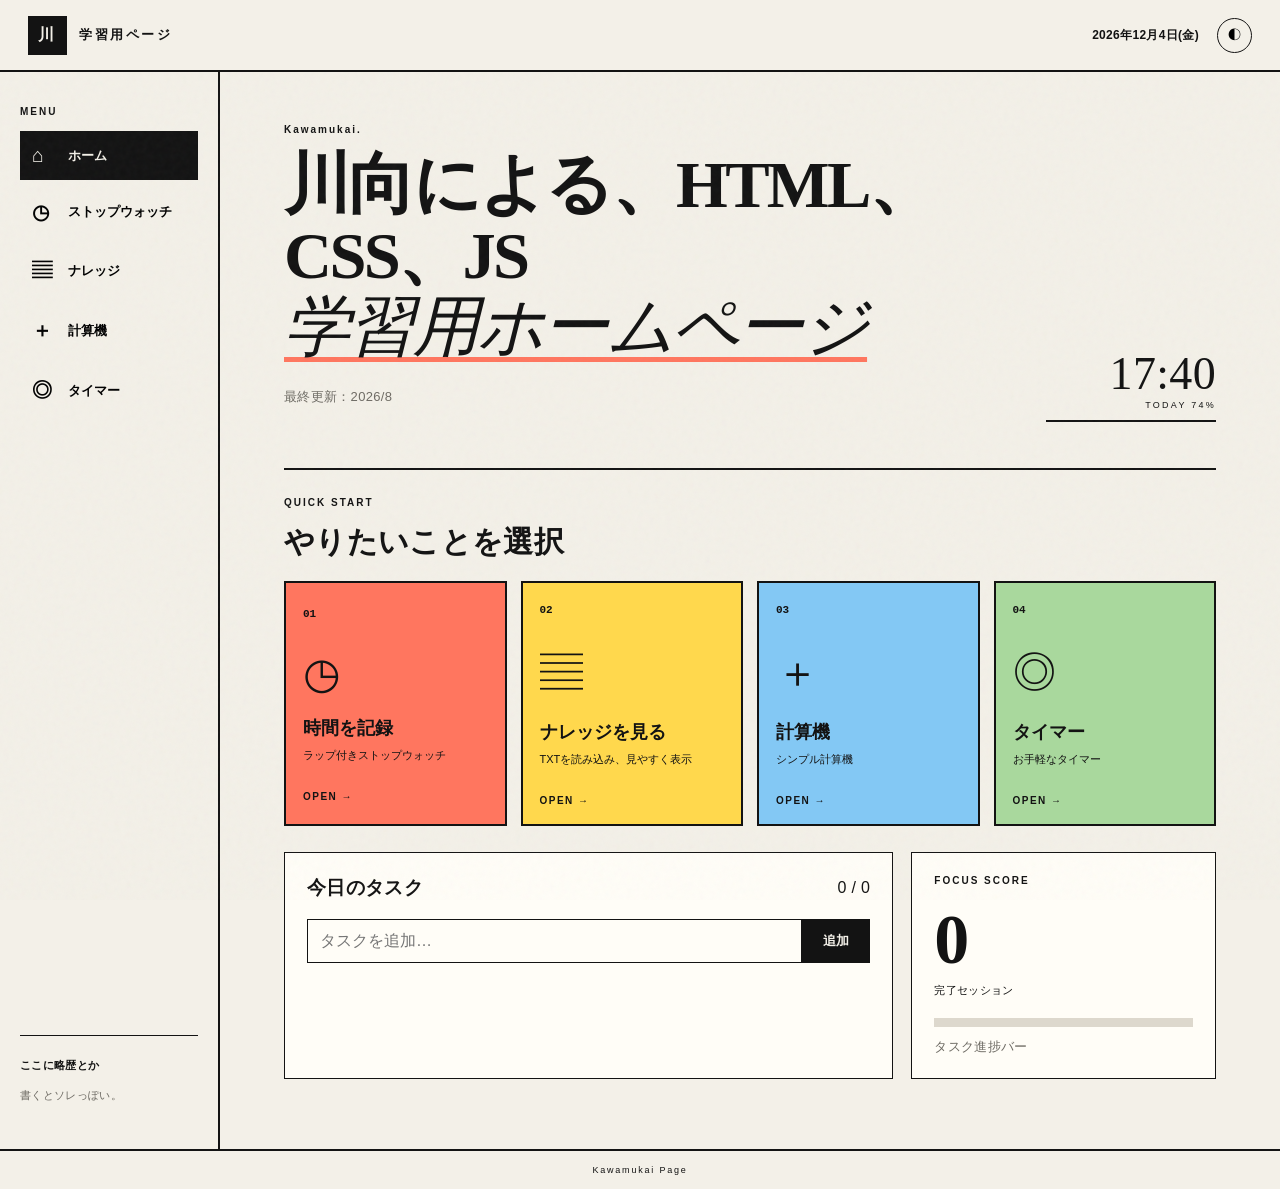
<file: index.html>
<!doctype html>
<html lang="ja">

<head>
  <meta charset="utf-8" />
  <meta name="viewport" content="width=device-width, initial-scale=1" />
  <meta name="description" content="WEB技術学習用" />
  <title>ダッシュボード</title>
  <link rel="stylesheet" href="assets/style.css" />
</head>

<body>
  <div class="noise"></div>
  <header class="topbar">
    <a class="brand" href="#home"><span>川</span><strong>学習用ページ</strong></a>
    <div class="top-actions"><span id="today"></span><button id="themeBtn" class="icon-btn"
        aria-label="テーマ切替">◐</button></div>
  </header>

  <div class="app-shell">
    <aside class="sidebar" aria-label="メインメニュー">
      <p class="eyebrow">MENU</p>
      <nav>
        <button class="nav-item active" data-view="home"><span>⌂</span>ホーム</button>
        <button class="nav-item" data-view="stopwatch"><span>◷</span>ストップウォッチ</button>
        <button class="nav-item" data-view="knowledge"><span>▤</span>ナレッジ</button>
        <button class="nav-item" data-view="calculator"><span>＋</span>計算機</button>
        <button class="nav-item" data-view="focus"><span>◎</span>タイマー</button>
      </nav>
      <div class="sidebar-note"><b>ここに略歴とか</b>
        <p>書くとソレっぽい。</p>
      </div>
    </aside>

    <main>
      <section id="home" class="view active">
        <div class="hero">
          <div>
            <p class="eyebrow">Kawamukai.</p>
            <h1>川向による、HTML、CSS、JS<br><em>学習用ホームページ</em></h1>
            <p>最終更新：2026/8</p>
          </div>
          <div class="hero-clock"><span id="clock">00:00</span><small id="dayProgress">TODAY</small></div>
        </div>
        <div class="section-head">
          <div>
            <p class="eyebrow">QUICK START</p>
            <h2>やりたいことを選択</h2>
          </div>
        </div>
        <div class="feature-grid">
          <button class="feature-card coral" data-go="stopwatch"><span class="num">01</span>
            <div class="card-icon">◷</div>
            <h3>時間を記録</h3>
            <p>ラップ付きストップウォッチ</p><b>OPEN →</b>
          </button>
          <button class="feature-card yellow" data-go="knowledge"><span class="num">02</span>
            <div class="card-icon">▤</div>
            <h3>ナレッジを見る</h3>
            <p>TXTを読み込み、見やすく表示</p><b>OPEN →</b>
          </button>
          <button class="feature-card blue" data-go="calculator"><span class="num">03</span>
            <div class="card-icon">＋</div>
            <h3>計算機</h3>
            <p>シンプル計算機</p><b>OPEN →</b>
          </button>
          <button class="feature-card green" data-go="focus"><span class="num">04</span>
            <div class="card-icon">◎</div>
            <h3>タイマー</h3>
            <p>お手軽なタイマー</p><b>OPEN →</b>
          </button>
        </div>
        <div class="home-bottom">
          <div class="panel">
            <div class="panel-title">
              <h3>今日のタスク</h3><span id="taskCount">0 / 0</span>
            </div>
            <form id="taskForm"><input id="taskInput" placeholder="タスクを追加…" autocomplete="off"><button>追加</button>
            </form>
            <ul id="taskList" class="task-list"></ul>
          </div>
          <div class="panel stat-panel">
            <p class="eyebrow">FOCUS SCORE</p><strong id="focusScore">0</strong><span>完了セッション</span>
            <div class="progress"><i id="scoreBar"></i></div><small>タスク進捗バー</small>
          </div>
        </div>
      </section>

      <section id="stopwatch" class="view tool-view">
        <div class="tool-heading">
          <p class="eyebrow">TIME TRACKER</p>
          <h1>ストップウォッチ</h1>
          <p>ラップで区切って時間を記録</p>
        </div>
        <div class="timer-layout">
          <div class="timer-card">
            <div id="swDisplay" class="timer-display">00:00<span>.00</span></div>
            <div class="button-row"><button id="swStart" class="primary">スタート</button><button
                id="swLap">ラップ</button><button id="swReset">リセット</button></div>
          </div>
          <div class="panel lap-panel">
            <div class="panel-title">
              <h3>ラップ</h3><button id="clearLaps" class="text-btn">リセット</button>
            </div>
            <ol id="lapList" class="lap-list">
              <li class="empty">記録はまだありません</li>
            </ol>
          </div>
        </div>
      </section>

      <section id="knowledge" class="view tool-view">
        <div class="tool-heading">
          <p class="eyebrow">KNOWLEDGE</p>
          <h1>ナレッジ一覧</h1>
          <p>サーバーのknowledgeフォルダ、または選択したフォルダ内のTXTファイルを読み込む</p>
        </div>
        <div class="knowledge-tools"><label class="search"><span>⌕</span><input id="knowledgeSearch"
              placeholder="タイトル・本文を検索"></label><button id="selectFolder" class="primary">フォルダを選択</button><button
            id="loadDemo">knowledgeフォルダ</button></div>
        <div class="notice" id="knowledgeNotice">knowledgeフォルダはサーバー起動時に読み込めます。</div>
        <div class="knowledge-layout">
          <div id="knowledgeList" class="knowledge-list"></div>
          <article id="knowledgeBody" class="knowledge-body">
            <div class="empty-state"><b>▤</b>
              <h3>ナレッジを選択</h3>
              <p>左の一覧からTXTファイルを開いてください。</p>
            </div>
          </article>
        </div>
      </section>

      <section id="calculator" class="view tool-view">
        <div class="tool-heading">
          <p class="eyebrow">CALC</p>
          <h1>計算機</h1>
          <p>キーボード入力対応</p>
        </div>
        <div class="calc-layout">
          <div class="calculator">
            <div class="calc-screen"><small id="calcExpression"></small><output id="calcDisplay">0</output></div>
            <div id="calcKeys" class="calc-keys"></div>
          </div>
          <div class="panel">
            <div class="panel-title">
              <h3>履歴</h3><button id="clearHistory" class="text-btn">消去</button>
            </div>
            <ul id="calcHistory" class="history-list"></ul>
          </div>
        </div>
      </section>

      <section id="focus" class="view tool-view">
        <div class="tool-heading">
          <p class="eyebrow">TIMER</p>
          <h1>タイマー</h1>
          <p>25m、5m、15mの3択</p>
        </div>
        <div class="focus-wrap">
          <div class="focus-ring"><svg viewBox="0 0 220 220">
              <circle class="ring-bg" cx="110" cy="110" r="96" />
              <circle id="focusRing" class="ring-value" cx="110" cy="110" r="96" />
            </svg>
            <div><span id="focusMode">FOCUS</span><strong id="focusTime">25:00</strong></div>
          </div>
          <div class="mode-tabs"><button class="active" data-min="25" data-mode="FOCUS">集中して作業 25分</button><button
              data-min="5" data-mode="BREAK">一旦休憩する 5分</button><button data-min="15" data-mode="LONG BREAK">長い休憩
              15分</button></div>
          <div class="button-row center"><button id="focusStart" class="primary">スタート</button><button
              id="focusReset">リセット</button></div>
        </div>
      </section>
    </main>
  </div>
  <footer>Kawamukai Page</footer>
  <script src="assets/app.js"></script>
</body>

</html>
</file>
<file: assets/style.css>
:root{--ink:#131313;--paper:#f3f0e8;--card:#fffdf7;--line:#c9c4b8;--muted:#6e6b64;--coral:#ff765f;--yellow:#ffd84d;--blue:#83c8f4;--green:#a9d89d;--shadow:6px 6px 0 var(--ink)}*{box-sizing:border-box}html{scroll-behavior:smooth}body{margin:0;background:var(--paper);color:var(--ink);font-family:Inter,"Noto Sans JP","Hiragino Kaku Gothic ProN",sans-serif;letter-spacing:.02em}.noise{position:fixed;inset:0;pointer-events:none;opacity:.035;background-image:url("data:image/svg+xml,%3Csvg viewBox='0 0 180 180' xmlns='http://www.w3.org/2000/svg'%3E%3Cfilter id='n'%3E%3CfeTurbulence type='fractalNoise' baseFrequency='.9' numOctaves='4' stitchTiles='stitch'/%3E%3C/filter%3E%3Crect width='100%25' height='100%25' filter='url(%23n)'/%3E%3C/svg%3E")}.topbar{height:72px;border-bottom:2px solid var(--ink);display:flex;align-items:center;justify-content:space-between;padding:0 28px;position:sticky;top:0;background:var(--paper);z-index:10}.brand{color:inherit;text-decoration:none;display:flex;align-items:center;gap:12px;letter-spacing:.16em}.brand span{display:grid;place-items:center;width:39px;height:39px;background:var(--ink);color:var(--paper);font-weight:900}.brand strong{font-size:13px}.top-actions{display:flex;align-items:center;gap:18px;font-size:12px;font-weight:700}.icon-btn{border:1.5px solid var(--ink);background:transparent;width:35px;height:35px;border-radius:50%;cursor:pointer}.app-shell{display:grid;grid-template-columns:220px 1fr;min-height:calc(100vh - 112px)}.sidebar{border-right:2px solid var(--ink);padding:34px 20px;display:flex;flex-direction:column}.eyebrow{font-size:10px;font-weight:900;letter-spacing:.2em;margin:0 0 14px}.sidebar nav{display:grid;gap:7px}.nav-item{border:0;background:transparent;padding:13px 12px;text-align:left;font:inherit;font-size:13px;font-weight:700;cursor:pointer;display:flex;gap:12px;align-items:center}.nav-item span{font-size:20px;width:24px}.nav-item:hover,.nav-item.active{background:var(--ink);color:var(--paper)}.sidebar-note{margin-top:auto;border-top:1.5px solid var(--ink);padding-top:20px;font-size:11px;line-height:1.7}.sidebar-note p{color:var(--muted)}main{min-width:0;padding:52px clamp(28px,5vw,76px) 70px}.view{display:none;animation:enter .35s ease}.view.active{display:block}@keyframes enter{from{opacity:0;transform:translateY(8px)}}.hero{display:flex;justify-content:space-between;align-items:flex-end;padding-bottom:46px}.hero h1,.tool-heading h1{font-family:Georgia,"Yu Mincho",serif;font-size:clamp(42px,5.2vw,74px);line-height:1.07;margin:0 0 22px;letter-spacing:-.04em}.hero h1 em{font-weight:400;text-decoration:underline;text-decoration-thickness:5px;text-decoration-color:var(--coral);text-underline-offset:8px}.hero>div>p:last-child,.tool-heading>p:last-child{color:var(--muted);line-height:1.9;font-size:13px}.hero-clock{text-align:right;border-bottom:2px solid var(--ink);padding-bottom:10px;min-width:170px}.hero-clock span{font-family:Georgia,serif;font-size:46px}.hero-clock small{display:block;font-size:9px;letter-spacing:.25em}.section-head{border-top:2px solid var(--ink);padding:27px 0 18px}.section-head h2{font-family:Georgia,"Yu Mincho",serif;margin:0;font-size:30px}.feature-grid{display:grid;grid-template-columns:repeat(4,1fr);gap:14px}.feature-card{min-height:245px;border:2px solid var(--ink);padding:17px;text-align:left;color:var(--ink);cursor:pointer;box-shadow:0 0 0 var(--ink);transition:.18s;position:relative}.feature-card:hover{transform:translate(-4px,-4px);box-shadow:var(--shadow)}.coral{background:var(--coral)}.yellow{background:var(--yellow)}.blue{background:var(--blue)}.green{background:var(--green)}.num{font:700 11px monospace}.card-icon{font-size:43px;margin:28px 0 18px}.feature-card h3{margin:0 0 8px;font-size:18px}.feature-card p{font-size:11px;margin:0 0 25px}.feature-card b{font-size:10px;letter-spacing:.15em}.home-bottom{display:grid;grid-template-columns:2fr 1fr;gap:18px;margin-top:26px}.panel{border:1.5px solid var(--ink);background:var(--card);padding:22px}.panel-title{display:flex;align-items:center;justify-content:space-between}.panel-title h3{margin:0;font-family:Georgia,"Yu Mincho",serif}.text-btn{border:0;background:none;text-decoration:underline;cursor:pointer}form{display:flex;margin:18px 0 12px}input{font:inherit}.panel form input{flex:1;border:1.5px solid var(--ink);padding:12px;background:transparent}.panel form button,.knowledge-tools button,.button-row button{border:1.5px solid var(--ink);background:var(--paper);font-weight:800;padding:12px 20px;cursor:pointer}.panel form button,.primary{background:var(--ink)!important;color:var(--paper)}.task-list,.lap-list,.history-list{list-style:none;margin:0;padding:0}.task-list li{display:flex;align-items:center;gap:10px;border-top:1px solid var(--line);padding:11px 2px;font-size:12px}.task-list li.done span{text-decoration:line-through;color:var(--muted)}.task-list li span{flex:1}.task-list button{border:0;background:none;cursor:pointer}.stat-panel strong{font-family:Georgia,serif;font-size:70px;display:block}.stat-panel>span{font-size:11px}.progress{height:9px;background:#ddd8cd;margin:20px 0 10px}.progress i{height:100%;display:block;background:var(--coral);width:0}.stat-panel small{color:var(--muted)}.tool-heading{border-bottom:2px solid var(--ink);padding-bottom:25px;margin-bottom:30px}.tool-heading h1{font-size:55px;margin-bottom:8px}.timer-layout,.calc-layout{display:grid;grid-template-columns:1.5fr 1fr;gap:20px}.timer-card,.calculator{border:2px solid var(--ink);background:var(--yellow);min-height:420px;display:grid;place-items:center;align-content:center;padding:30px}.timer-display{font:600 clamp(60px,9vw,112px) Georgia,serif;letter-spacing:-.06em}.timer-display span{font-size:.4em}.button-row{display:flex;gap:10px;margin-top:35px}.button-row button{min-width:105px}.lap-list{counter-reset:lap;margin-top:18px}.lap-list li:not(.empty){counter-increment:lap;display:flex;justify-content:space-between;padding:12px 0;border-top:1px solid var(--line);font:13px monospace}.lap-list li:not(.empty)::before{content:"LAP " counter(lap,decimal-leading-zero)}.empty{color:var(--muted);text-align:center;padding:45px 0;font-size:12px}.knowledge-tools{display:flex;gap:10px;margin-bottom:12px}.search{border:1.5px solid var(--ink);background:var(--card);display:flex;align-items:center;gap:8px;padding:0 14px;flex:1}.search input{border:0;outline:0;background:transparent;width:100%}.notice{font-size:11px;color:var(--muted);margin-bottom:16px}.knowledge-layout{display:grid;grid-template-columns:310px 1fr;border:2px solid var(--ink);min-height:520px;background:var(--card)}.knowledge-list{border-right:1.5px solid var(--ink);overflow:auto}.knowledge-item{display:block;width:100%;border:0;border-bottom:1px solid var(--line);background:none;text-align:left;padding:17px;cursor:pointer}.knowledge-item:hover,.knowledge-item.active{background:var(--yellow)}.knowledge-item b{display:block;font-size:13px;margin-bottom:5px}.knowledge-item small{color:var(--muted)}.knowledge-body{padding:34px;white-space:pre-wrap;line-height:1.9;font-size:13px;overflow:auto}.knowledge-body h2{font:36px Georgia,"Yu Mincho",serif;margin-top:0}.empty-state{text-align:center;color:var(--muted);padding:90px 10px}.empty-state b{font-size:50px}.calculator{background:var(--blue);padding:22px}.calc-screen{background:var(--ink);color:white;width:100%;padding:20px;text-align:right;min-height:105px;overflow:hidden}.calc-screen small{display:block;height:20px;color:#bbb}.calc-screen output{font:42px monospace}.calc-keys{display:grid;grid-template-columns:repeat(4,1fr);gap:8px;width:100%;margin-top:12px}.calc-keys button{border:1.5px solid var(--ink);background:var(--card);min-height:58px;font:bold 18px monospace;cursor:pointer}.calc-keys .op{background:var(--yellow)}.calc-keys .equals{background:var(--ink);color:white}.calc-keys .wide{grid-column:span 2}.history-list li{padding:12px 0;border-bottom:1px solid var(--line);font:12px monospace;display:flex;justify-content:space-between}.focus-wrap{text-align:center}.focus-ring{width:360px;height:360px;margin:0 auto;position:relative}.focus-ring svg{width:100%;transform:rotate(-90deg)}.focus-ring circle{fill:none;stroke-width:5}.ring-bg{stroke:#d7d2c7}.ring-value{stroke:var(--coral);stroke-dasharray:603.19;stroke-dashoffset:0;transition:.5s}.focus-ring>div{position:absolute;inset:0;display:grid;place-content:center}.focus-ring span{font-size:10px;letter-spacing:.25em}.focus-ring strong{display:block;font:65px Georgia,serif}.mode-tabs{display:inline-flex;border:1.5px solid var(--ink)}.mode-tabs button{border:0;border-right:1px solid var(--ink);padding:12px 17px;background:transparent;cursor:pointer}.mode-tabs button:last-child{border:0}.mode-tabs button.active{background:var(--yellow)}.center{justify-content:center}footer{height:40px;border-top:2px solid var(--ink);display:flex;align-items:center;justify-content:center;font-size:9px;letter-spacing:.2em}footer span{color:var(--coral);margin:0 10px}body.dark{--ink:#ece9df;--paper:#181817;--card:#24231f;--line:#555148;--muted:#aaa59b;--shadow:6px 6px 0 #ece9df}.dark .calc-screen{background:#050505}.dark .primary,.dark .nav-item.active,.dark .nav-item:hover{background:var(--ink)!important;color:var(--paper)}
@media(max-width:900px){.app-shell{grid-template-columns:1fr}.sidebar{border:0;border-bottom:2px solid var(--ink);padding:10px 16px}.sidebar>.eyebrow,.sidebar-note{display:none}.sidebar nav{display:flex;overflow:auto}.nav-item{white-space:nowrap}.feature-grid{grid-template-columns:repeat(2,1fr)}.hero-clock{display:none}.knowledge-layout{grid-template-columns:1fr}.knowledge-list{border-right:0;border-bottom:1.5px solid var(--ink);max-height:220px}.timer-layout,.calc-layout{grid-template-columns:1fr}}@media(max-width:560px){.topbar{padding:0 15px}.top-actions>span{display:none}main{padding:35px 16px}.hero h1{font-size:43px}.feature-grid{grid-template-columns:1fr 1fr}.feature-card{min-height:190px}.card-icon{margin:16px 0;font-size:32px}.home-bottom{grid-template-columns:1fr}.knowledge-tools{flex-wrap:wrap}.search{flex-basis:100%;height:48px}.timer-display{font-size:58px}.button-row{flex-wrap:wrap}.focus-ring{width:280px;height:280px}.tool-heading h1{font-size:42px}}
/* Dark mode visibility adjustments */
.dark .nav-item:not(.active) {
  color: #ece9df;
}

.dark .feature-card.coral {
  background: #8f3f35;
}

.dark .feature-card.yellow {
  background: #806b20;
}

.dark .feature-card.blue {
  background: #315f78;
}

.dark .feature-card.green {
  background: #466b42;
}

.dark #loadDemo,
.dark .knowledge-item {
  color: #ece9df;
}

.dark .calc-keys button:not(.equals) {
  color: #ece9df;
}

.dark .button-row button:not(.primary),
.dark .mode-tabs button {
  color: #ece9df;
}
</file>
